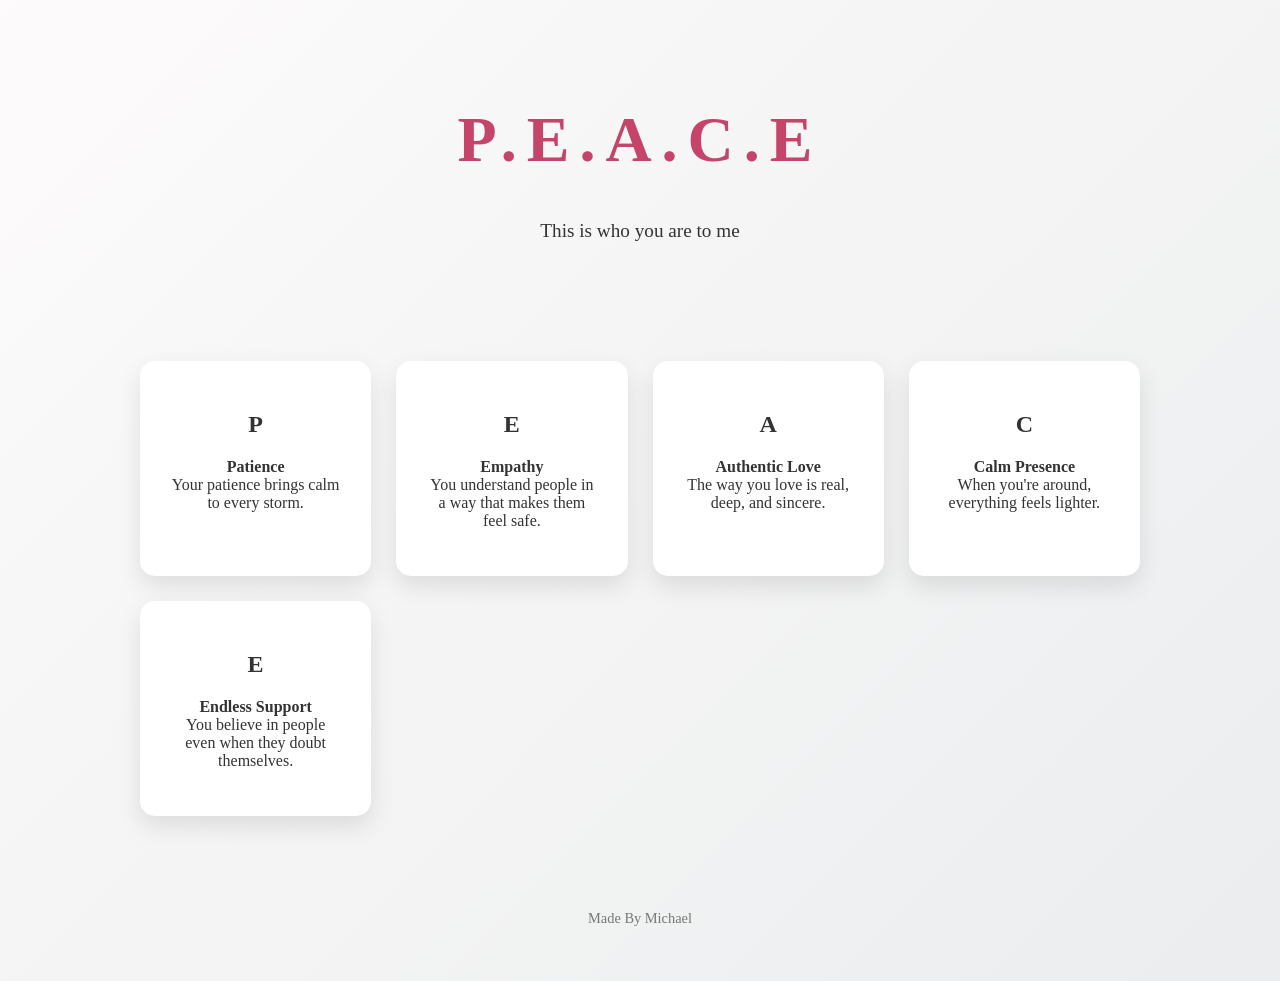
<file: lab-05-nginx-web-server-reverse-proxy/sample-site/index.html>
<!DOCTYPE html>
<html lang="en">
<head>
<meta charset="UTF-8">
<meta name="viewport" content="width=device-width, initial-scale=1.0">
<title>P.E.A.C.E</title>
<link rel="stylesheet" href="styles.css">
</head>

<body>

<header>
<h1>P.E.A.C.E</h1>
<p>This is who you are to me</p>
</header>

<section class="cards">

<div class="card">
<h2>P</h2>
<p><strong>Patience</strong><br>
Your patience brings calm to every storm.</p>
</div>

<div class="card">
<h2>E</h2>
<p><strong>Empathy</strong><br>
You understand people in a way that makes them feel safe.</p>
</div>

<div class="card">
<h2>A</h2>
<p><strong>Authentic Love</strong><br>
The way you love is real, deep, and sincere.</p>
</div>

<div class="card">
<h2>C</h2>
<p><strong>Calm Presence</strong><br>
When you're around, everything feels lighter.</p>
</div>

<div class="card">
<h2>E</h2>
<p><strong>Endless Support</strong><br>
You believe in people even when they doubt themselves.</p>
</div>

</section>

<footer>
<p>Made By Michael</p>
</footer>

</body>
</html>
</file>
<file: lab-05-nginx-web-server-reverse-proxy/sample-site/styles.css>
body{
margin:0;
font-family: "Georgia", serif;
background: linear-gradient(135deg,#fdfbfb,#ebedee);
color:#333;
text-align:center;
}

header{
padding:60px 20px;
}

header h1{
font-size:4rem;
letter-spacing:10px;
color:#c44569;
}

header p{
font-size:1.2rem;
}

.cards{
display:grid;
grid-template-columns:repeat(auto-fit,minmax(200px,1fr));
gap:25px;
padding:40px;
max-width:1000px;
margin:auto;
}

.card{
background:white;
padding:30px;
border-radius:15px;
box-shadow:0 10px 25px rgba(0,0,0,0.1);
transition:0.3s;
}

.card:hover{
transform:translateY(-10px);
}
nano sample-site/index.html
.card h2{
font-size:3rem;
color:#ff6b81;
}

footer{
padding:40px;
font-size:0.9rem;
color:#777;
}
</file>
